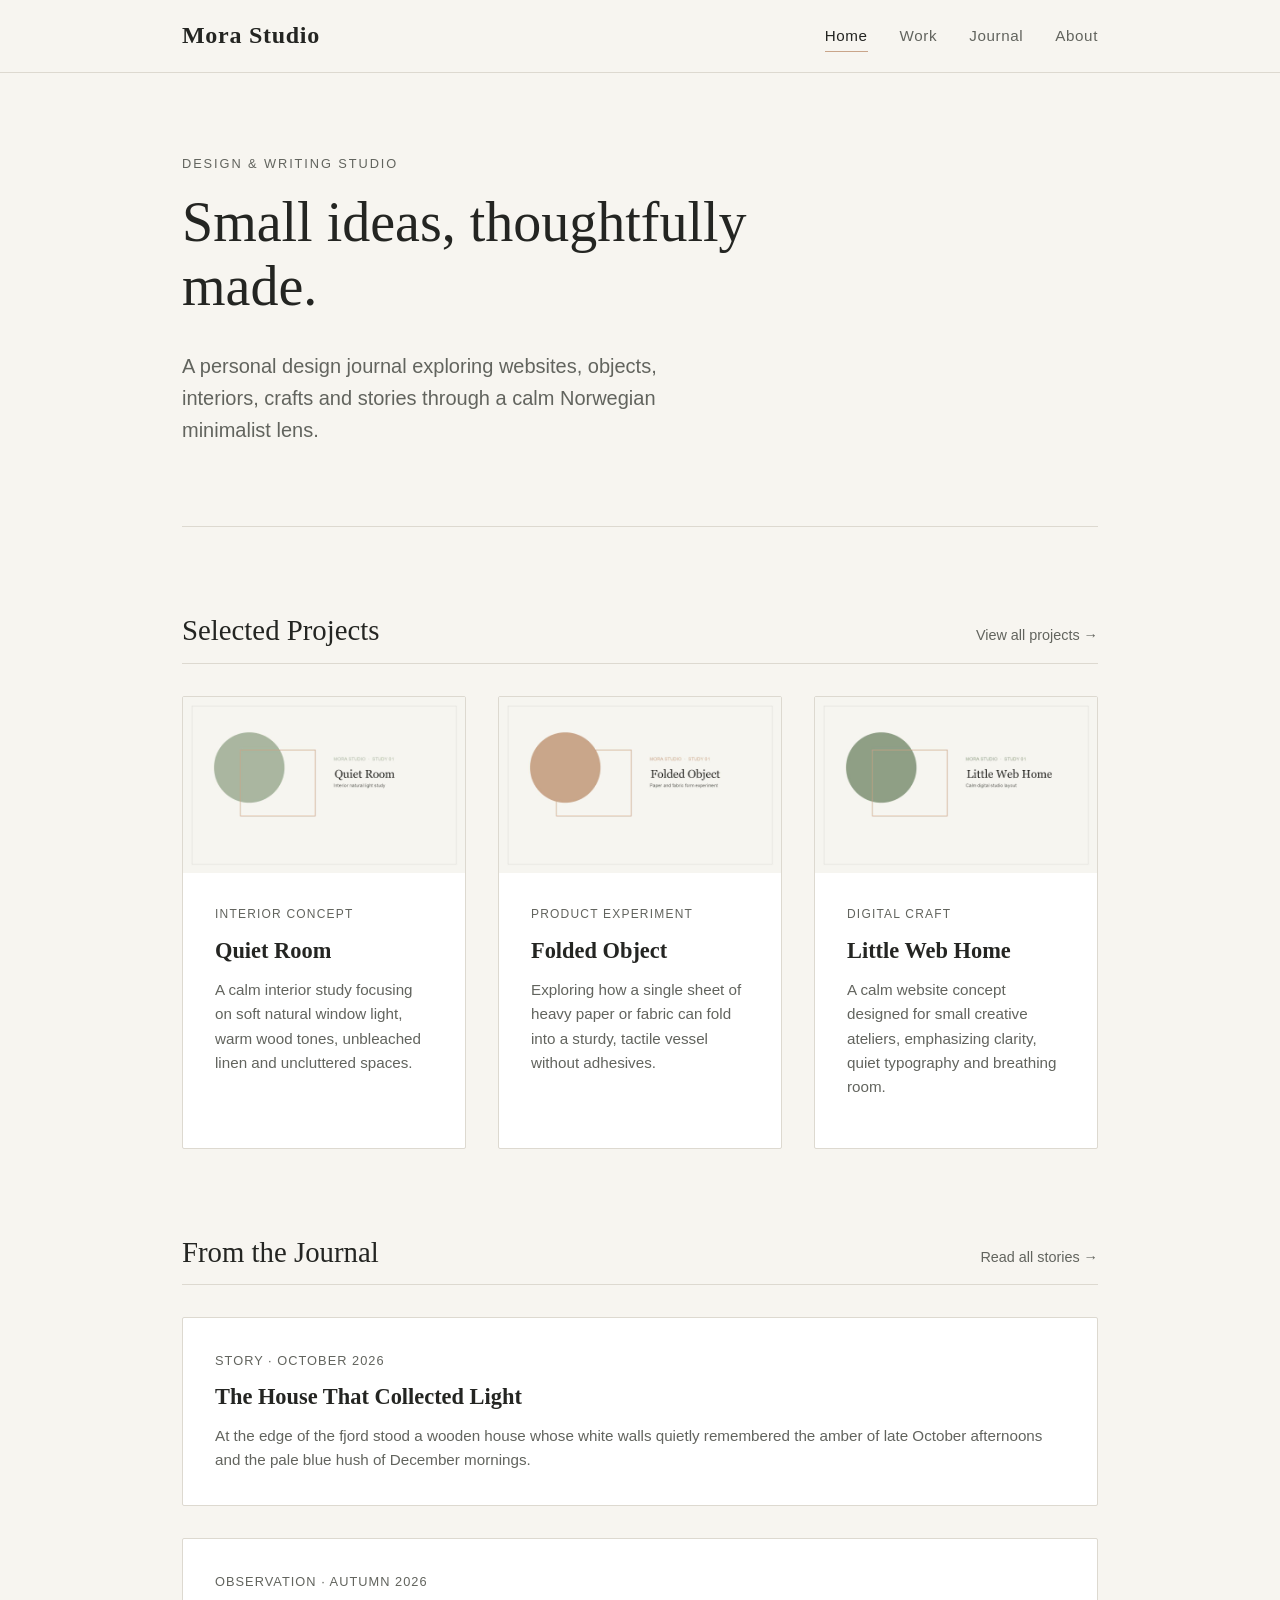
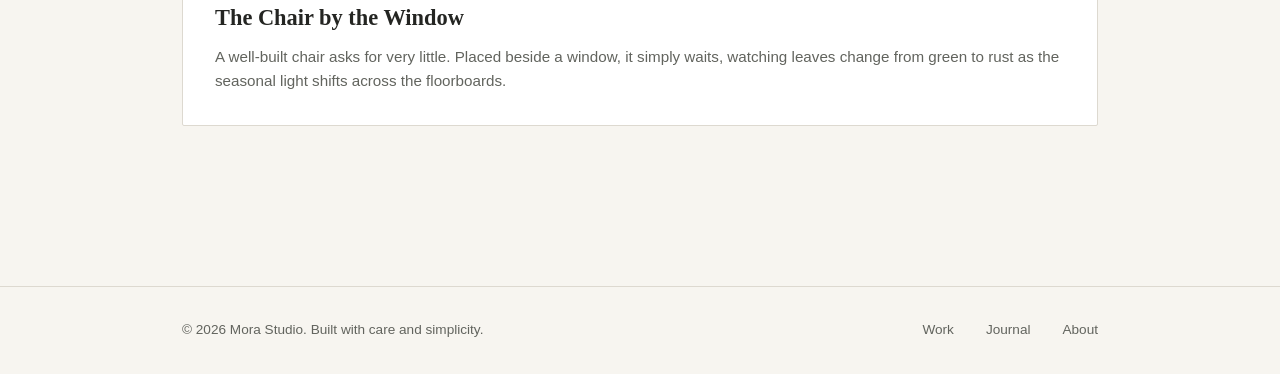
<file: index.html>
<!DOCTYPE html>
<html lang="en">
<head>
  <meta charset="UTF-8">
  <meta name="viewport" content="width=device-width, initial-scale=1.0">
  <meta name="description" content="Mora Studio — A personal design journal exploring websites, objects, interiors, crafts and stories through a calm Norwegian minimalist lens.">
  <title>Mora Studio — Small ideas, thoughtfully made.</title>
  <link rel="stylesheet" href="style.css">
</head>
<body>
  <a href="#main-content" class="skip-link">Skip to main content</a>

  <header class="site-header">
    <div class="nav-container">
      <a href="index.html" class="site-title" aria-label="Mora Studio Home">Mora Studio</a>
      <button class="menu-toggle" aria-expanded="false" aria-controls="primary-nav" aria-label="Toggle navigation">Menu</button>
      <nav id="primary-nav" class="main-nav" aria-label="Primary navigation">
        <a href="index.html" aria-current="page">Home</a>
        <a href="work.html">Work</a>
        <a href="journal.html">Journal</a>
        <a href="about.html">About</a>
      </nav>
    </div>
  </header>

  <main id="main-content">
    <section class="hero">
      <span class="hero-subtitle">Design &amp; Writing Studio</span>
      <h1>Small ideas, thoughtfully made.</h1>
      <p class="lead">A personal design journal exploring websites, objects, interiors, crafts and stories through a calm Norwegian minimalist lens.</p>
    </section>

    <section class="selected-work" aria-labelledby="featured-work-heading">
      <div class="section-header">
        <h2 id="featured-work-heading" class="section-title">Selected Projects</h2>
        <a href="work.html" class="section-link">View all projects &rarr;</a>
      </div>

      <div class="grid">
        <article class="card">
          <div class="card-image-wrap">
            <img src="images/quiet-room.jpg" alt="Interior natural light study with calm neutral forms" loading="lazy">
          </div>
          <div class="card-body">
            <span class="card-tag">Interior Concept</span>
            <h3 class="card-title">Quiet Room</h3>
            <p class="card-text">A calm interior study focusing on soft natural window light, warm wood tones, unbleached linen and uncluttered spaces.</p>
          </div>
        </article>

        <article class="card">
          <div class="card-image-wrap">
            <img src="images/folded-object.jpg" alt="Paper and fabric fold geometry experiment" loading="lazy">
          </div>
          <div class="card-body">
            <span class="card-tag">Product Experiment</span>
            <h3 class="card-title">Folded Object</h3>
            <p class="card-text">Exploring how a single sheet of heavy paper or fabric can fold into a sturdy, tactile vessel without adhesives.</p>
          </div>
        </article>

        <article class="card">
          <div class="card-image-wrap">
            <img src="images/little-web-home.jpg" alt="Minimalist website structure mockup" loading="lazy">
          </div>
          <div class="card-body">
            <span class="card-tag">Digital Craft</span>
            <h3 class="card-title">Little Web Home</h3>
            <p class="card-text">A calm website concept designed for small creative ateliers, emphasizing clarity, quiet typography and breathing room.</p>
          </div>
        </article>
      </div>
    </section>

    <section class="selected-journal" aria-labelledby="featured-journal-heading">
      <div class="section-header">
        <h2 id="featured-journal-heading" class="section-title">From the Journal</h2>
        <a href="journal.html" class="section-link">Read all stories &rarr;</a>
      </div>

      <div class="journal-list">
        <article class="journal-item">
          <div class="journal-meta">Story &middot; October 2026</div>
          <h3 class="journal-title">The House That Collected Light</h3>
          <p class="journal-excerpt">At the edge of the fjord stood a wooden house whose white walls quietly remembered the amber of late October afternoons and the pale blue hush of December mornings.</p>
        </article>

        <article class="journal-item">
          <div class="journal-meta">Observation &middot; Autumn 2026</div>
          <h3 class="journal-title">The Chair by the Window</h3>
          <p class="journal-excerpt">A well-built chair asks for very little. Placed beside a window, it simply waits, watching leaves change from green to rust as the seasonal light shifts across the floorboards.</p>
        </article>
      </div>
    </section>
  </main>

  <footer class="site-footer">
    <div class="footer-container">
      <p class="footer-copy">&copy; 2026 Mora Studio. Built with care and simplicity.</p>
      <div class="footer-links">
        <a href="work.html">Work</a>
        <a href="journal.html">Journal</a>
        <a href="about.html">About</a>
      </div>
    </div>
  </footer>

  <script src="script.js"></script>
</body>
</html>
</file>
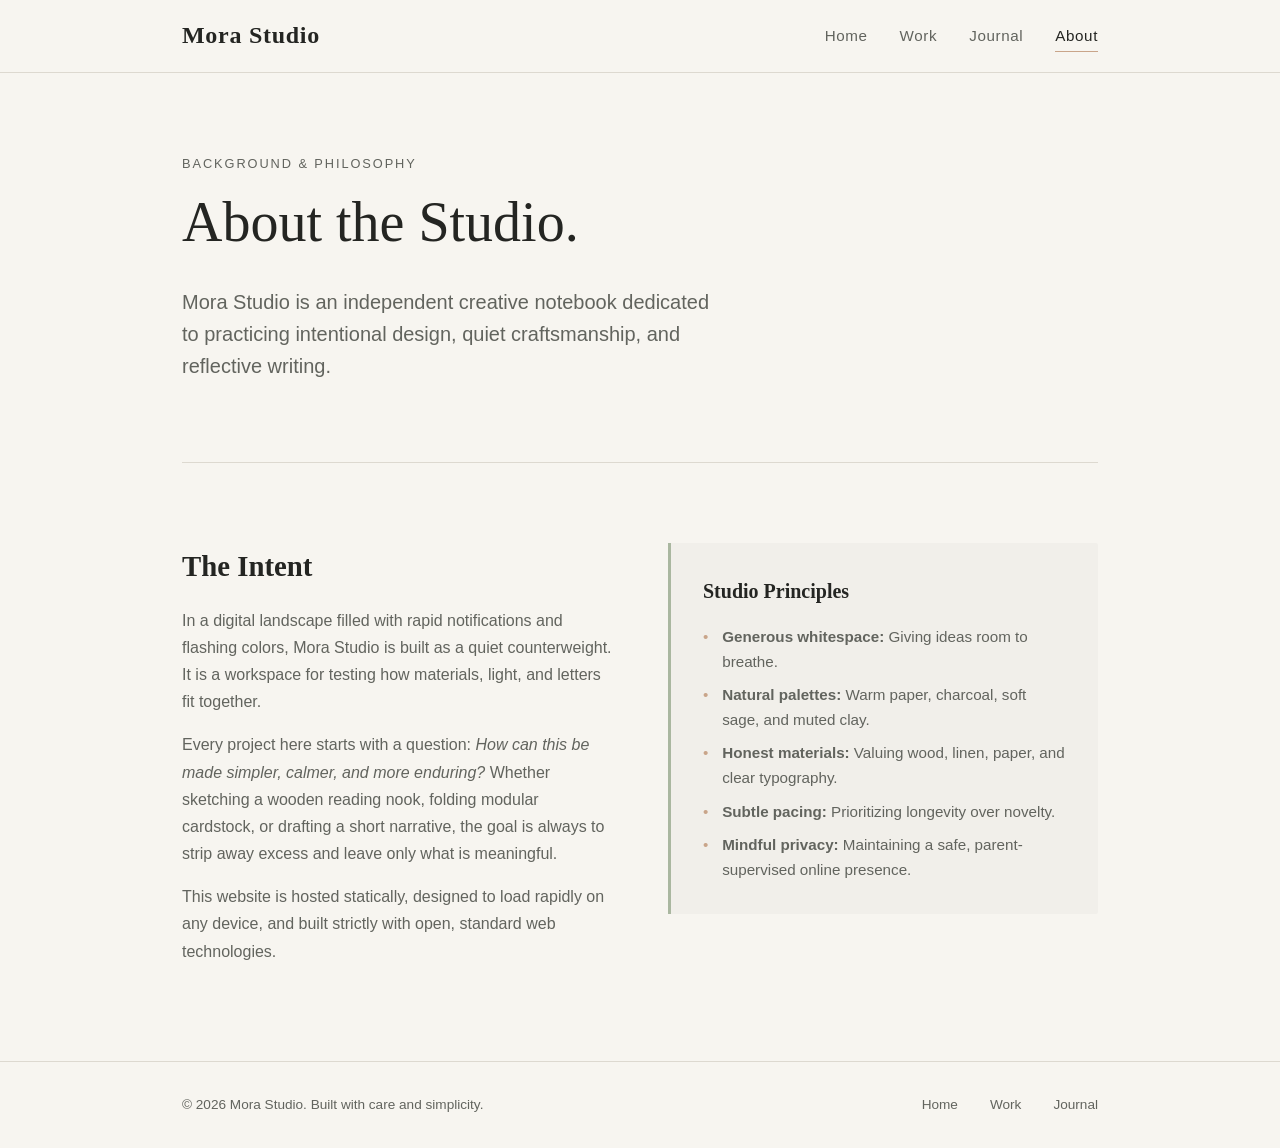
<file: about.html>
<!DOCTYPE html>
<html lang="en">
<head>
  <meta charset="UTF-8">
  <meta name="viewport" content="width=device-width, initial-scale=1.0">
  <meta name="description" content="About Mora Studio — A personal design journal exploring simple craft, architecture, and stories.">
  <title>About — Mora Studio</title>
  <link rel="stylesheet" href="style.css">
</head>
<body>
  <a href="#main-content" class="skip-link">Skip to main content</a>

  <header class="site-header">
    <div class="nav-container">
      <a href="index.html" class="site-title" aria-label="Mora Studio Home">Mora Studio</a>
      <button class="menu-toggle" aria-expanded="false" aria-controls="primary-nav" aria-label="Toggle navigation">Menu</button>
      <nav id="primary-nav" class="main-nav" aria-label="Primary navigation">
        <a href="index.html">Home</a>
        <a href="work.html">Work</a>
        <a href="journal.html">Journal</a>
        <a href="about.html" aria-current="page">About</a>
      </nav>
    </div>
  </header>

  <main id="main-content">
    <section class="hero">
      <span class="hero-subtitle">Background &amp; Philosophy</span>
      <h1>About the Studio.</h1>
      <p class="lead">Mora Studio is an independent creative notebook dedicated to practicing intentional design, quiet craftsmanship, and reflective writing.</p>
    </section>

    <div class="about-content">
      <section class="about-text" aria-labelledby="intent-heading">
        <h2 id="intent-heading">The Intent</h2>
        <p>
          In a digital landscape filled with rapid notifications and flashing colors, Mora Studio is built as a quiet counterweight. It is a workspace for testing how materials, light, and letters fit together.
        </p>
        <p>
          Every project here starts with a question: <em>How can this be made simpler, calmer, and more enduring?</em> Whether sketching a wooden reading nook, folding modular cardstock, or drafting a short narrative, the goal is always to strip away excess and leave only what is meaningful.
        </p>
        <p>
          This website is hosted statically, designed to load rapidly on any device, and built strictly with open, standard web technologies.
        </p>
      </section>

      <aside class="principles-box" aria-labelledby="principles-heading">
        <h3 id="principles-heading">Studio Principles</h3>
        <ul>
          <li><strong>Generous whitespace:</strong> Giving ideas room to breathe.</li>
          <li><strong>Natural palettes:</strong> Warm paper, charcoal, soft sage, and muted clay.</li>
          <li><strong>Honest materials:</strong> Valuing wood, linen, paper, and clear typography.</li>
          <li><strong>Subtle pacing:</strong> Prioritizing longevity over novelty.</li>
          <li><strong>Mindful privacy:</strong> Maintaining a safe, parent-supervised online presence.</li>
        </ul>
      </aside>
    </div>
  </main>

  <footer class="site-footer">
    <div class="footer-container">
      <p class="footer-copy">&copy; 2026 Mora Studio. Built with care and simplicity.</p>
      <div class="footer-links">
        <a href="index.html">Home</a>
        <a href="work.html">Work</a>
        <a href="journal.html">Journal</a>
      </div>
    </div>
  </footer>

  <script src="script.js"></script>
</body>
</html>
</file>
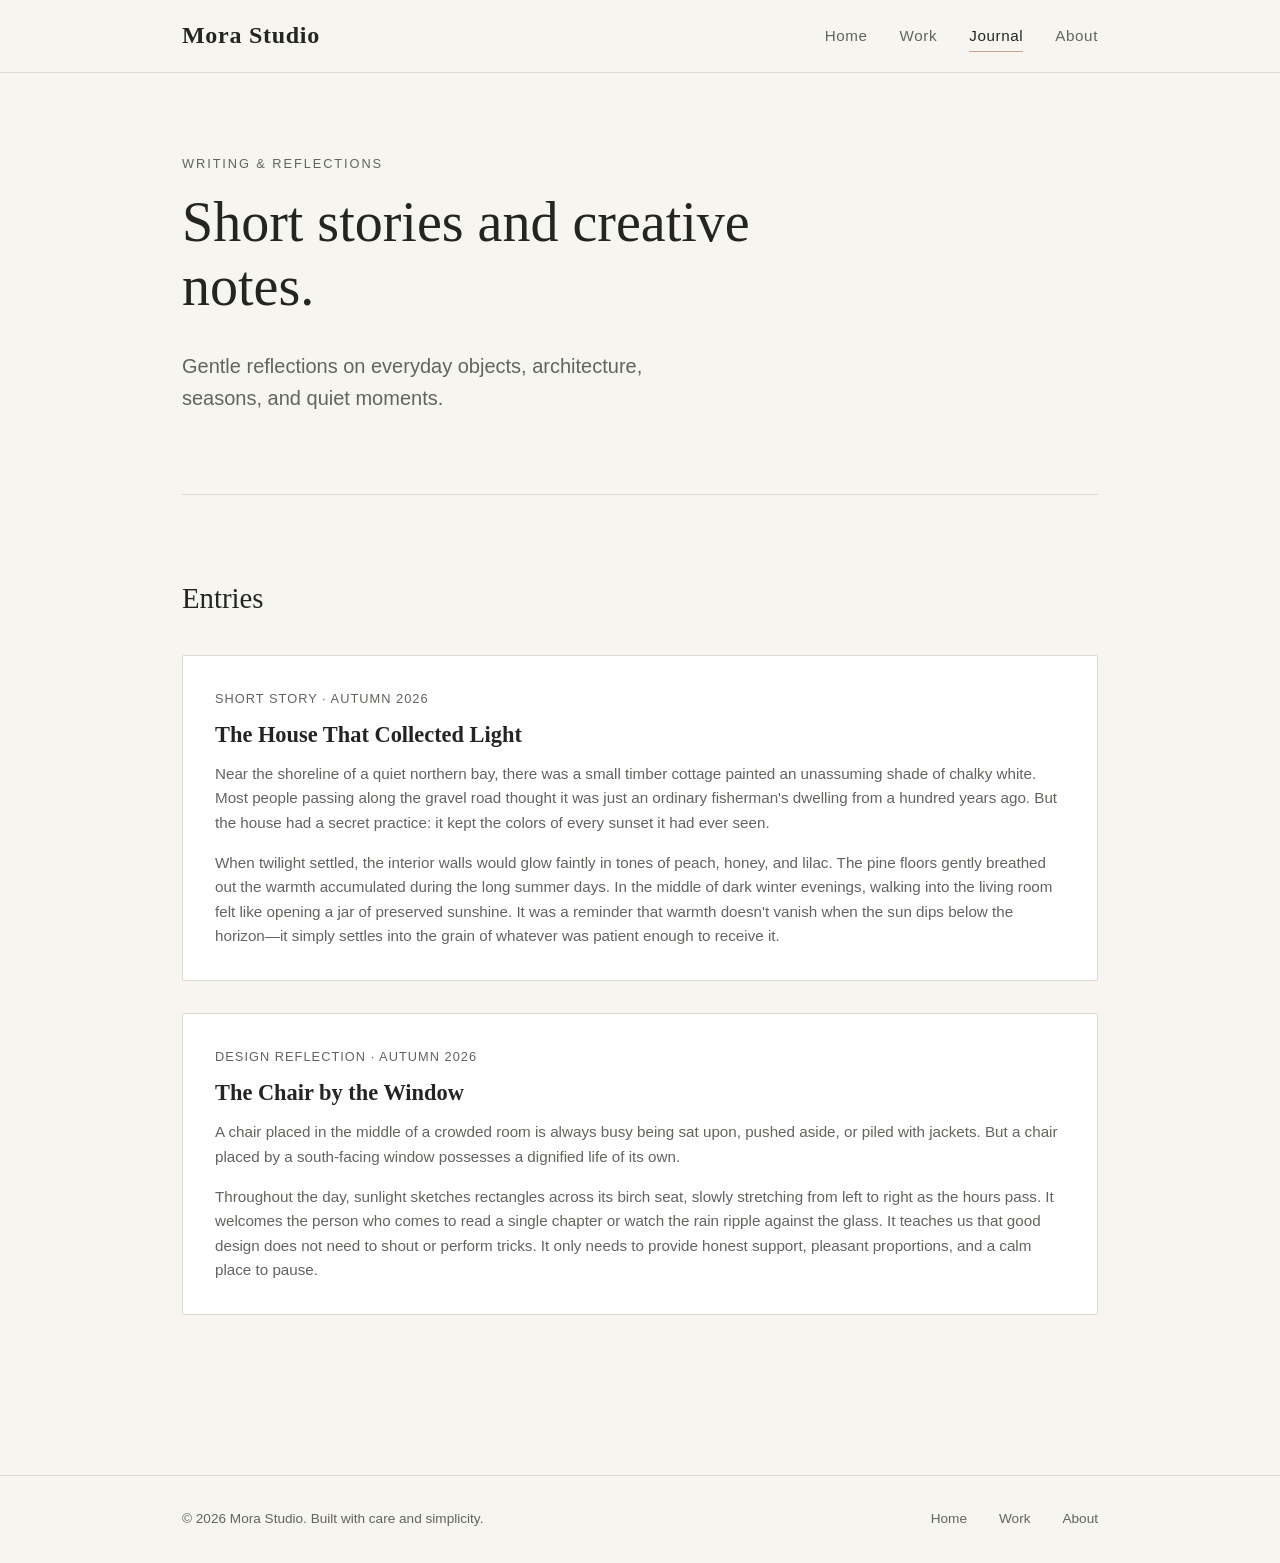
<file: journal.html>
<!DOCTYPE html>
<html lang="en">
<head>
  <meta charset="UTF-8">
  <meta name="viewport" content="width=device-width, initial-scale=1.0">
  <meta name="description" content="Short stories, design reflections, and seasonal notes from Mora Studio.">
  <title>Journal — Mora Studio</title>
  <link rel="stylesheet" href="style.css">
</head>
<body>
  <a href="#main-content" class="skip-link">Skip to main content</a>

  <header class="site-header">
    <div class="nav-container">
      <a href="index.html" class="site-title" aria-label="Mora Studio Home">Mora Studio</a>
      <button class="menu-toggle" aria-expanded="false" aria-controls="primary-nav" aria-label="Toggle navigation">Menu</button>
      <nav id="primary-nav" class="main-nav" aria-label="Primary navigation">
        <a href="index.html">Home</a>
        <a href="work.html">Work</a>
        <a href="journal.html" aria-current="page">Journal</a>
        <a href="about.html">About</a>
      </nav>
    </div>
  </header>

  <main id="main-content">
    <section class="hero">
      <span class="hero-subtitle">Writing &amp; Reflections</span>
      <h1>Short stories and creative notes.</h1>
      <p class="lead">Gentle reflections on everyday objects, architecture, seasons, and quiet moments.</p>
    </section>

    <section aria-labelledby="all-journal-heading">
      <h2 id="all-journal-heading" class="section-title" style="margin-bottom: var(--space-md);">Entries</h2>

      <div class="journal-list">
        <article class="journal-item">
          <div class="journal-meta">Short Story &middot; Autumn 2026</div>
          <h3 class="journal-title">The House That Collected Light</h3>
          <p class="journal-excerpt" style="margin-bottom: var(--space-sm);">
            Near the shoreline of a quiet northern bay, there was a small timber cottage painted an unassuming shade of chalky white. Most people passing along the gravel road thought it was just an ordinary fisherman's dwelling from a hundred years ago. But the house had a secret practice: it kept the colors of every sunset it had ever seen.
          </p>
          <p class="journal-excerpt">
            When twilight settled, the interior walls would glow faintly in tones of peach, honey, and lilac. The pine floors gently breathed out the warmth accumulated during the long summer days. In the middle of dark winter evenings, walking into the living room felt like opening a jar of preserved sunshine. It was a reminder that warmth doesn't vanish when the sun dips below the horizon—it simply settles into the grain of whatever was patient enough to receive it.
          </p>
        </article>

        <article class="journal-item">
          <div class="journal-meta">Design Reflection &middot; Autumn 2026</div>
          <h3 class="journal-title">The Chair by the Window</h3>
          <p class="journal-excerpt" style="margin-bottom: var(--space-sm);">
            A chair placed in the middle of a crowded room is always busy being sat upon, pushed aside, or piled with jackets. But a chair placed by a south-facing window possesses a dignified life of its own.
          </p>
          <p class="journal-excerpt">
            Throughout the day, sunlight sketches rectangles across its birch seat, slowly stretching from left to right as the hours pass. It welcomes the person who comes to read a single chapter or watch the rain ripple against the glass. It teaches us that good design does not need to shout or perform tricks. It only needs to provide honest support, pleasant proportions, and a calm place to pause.
          </p>
        </article>
      </div>
    </section>
  </main>

  <footer class="site-footer">
    <div class="footer-container">
      <p class="footer-copy">&copy; 2026 Mora Studio. Built with care and simplicity.</p>
      <div class="footer-links">
        <a href="index.html">Home</a>
        <a href="work.html">Work</a>
        <a href="about.html">About</a>
      </div>
    </div>
  </footer>

  <script src="script.js"></script>
</body>
</html>
</file>
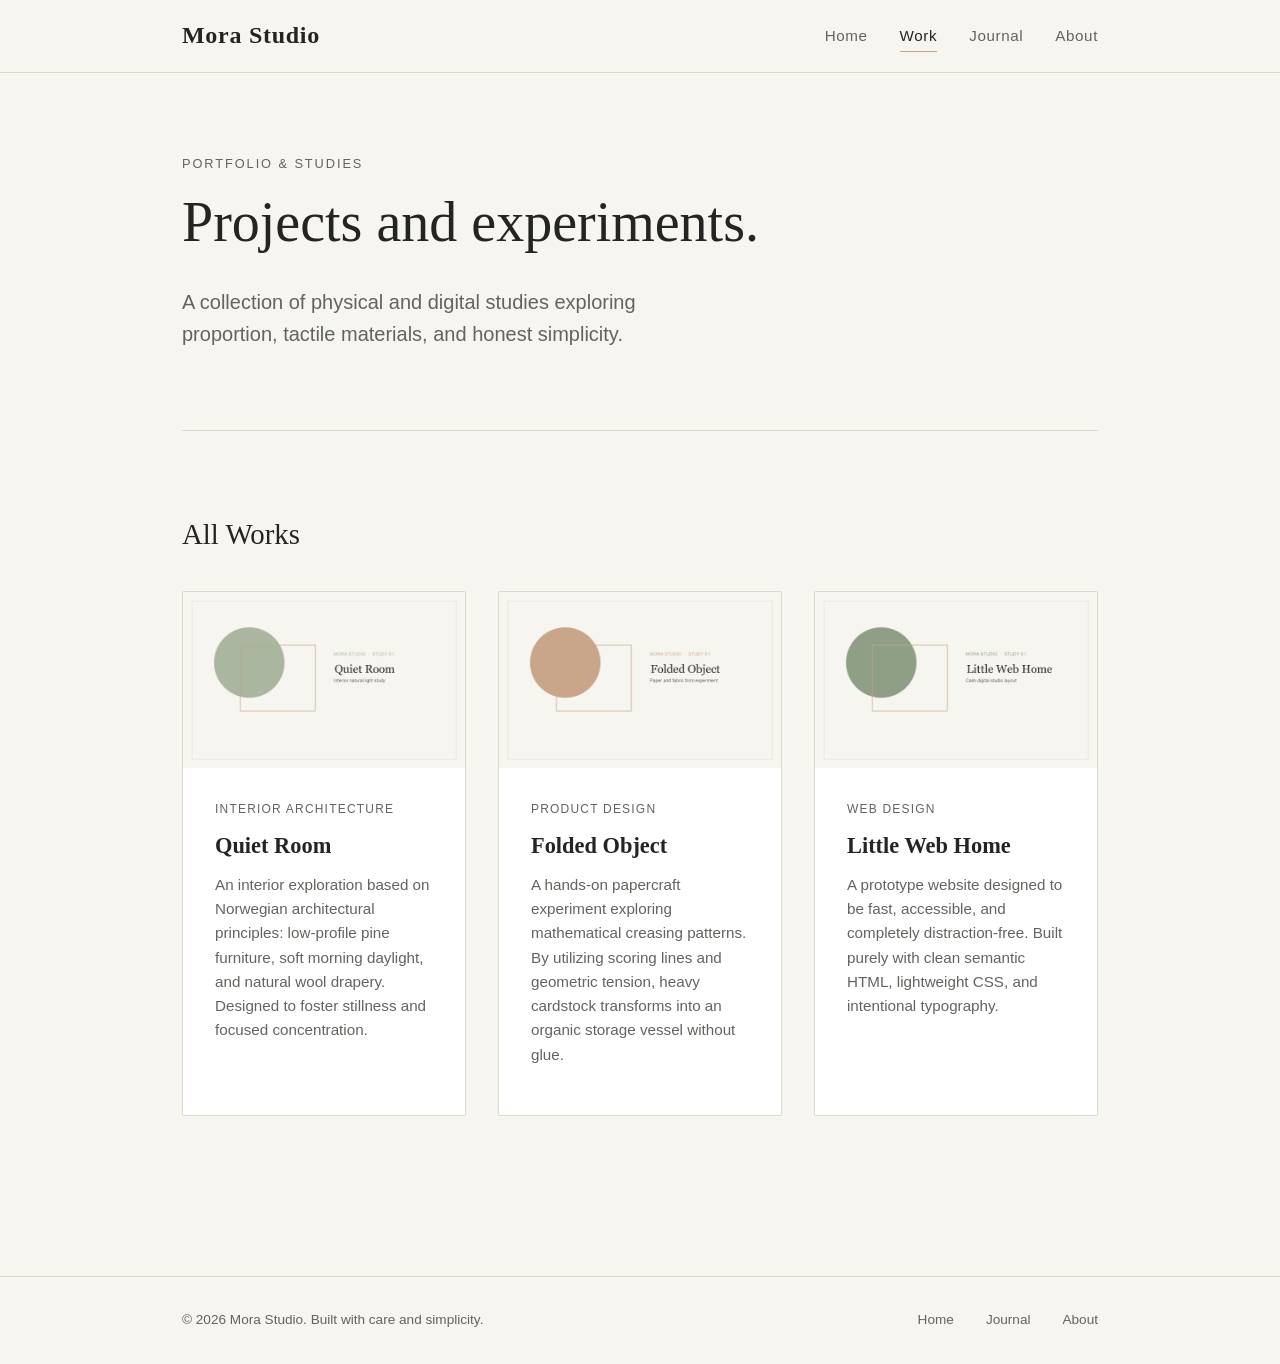
<file: work.html>
<!DOCTYPE html>
<html lang="en">
<head>
  <meta charset="UTF-8">
  <meta name="viewport" content="width=device-width, initial-scale=1.0">
  <meta name="description" content="Projects and creative experiments by Mora Studio.">
  <title>Work — Mora Studio</title>
  <link rel="stylesheet" href="style.css">
</head>
<body>
  <a href="#main-content" class="skip-link">Skip to main content</a>

  <header class="site-header">
    <div class="nav-container">
      <a href="index.html" class="site-title" aria-label="Mora Studio Home">Mora Studio</a>
      <button class="menu-toggle" aria-expanded="false" aria-controls="primary-nav" aria-label="Toggle navigation">Menu</button>
      <nav id="primary-nav" class="main-nav" aria-label="Primary navigation">
        <a href="index.html">Home</a>
        <a href="work.html" aria-current="page">Work</a>
        <a href="journal.html">Journal</a>
        <a href="about.html">About</a>
      </nav>
    </div>
  </header>

  <main id="main-content">
    <section class="hero">
      <span class="hero-subtitle">Portfolio &amp; Studies</span>
      <h1>Projects and experiments.</h1>
      <p class="lead">A collection of physical and digital studies exploring proportion, tactile materials, and honest simplicity.</p>
    </section>

    <section aria-labelledby="all-projects-heading">
      <h2 id="all-projects-heading" class="section-title" style="margin-bottom: var(--space-md);">All Works</h2>

      <div class="grid">
        <article class="card">
          <div class="card-image-wrap">
            <img src="images/quiet-room.jpg" alt="Interior natural light study with calm neutral forms" loading="lazy">
          </div>
          <div class="card-body">
            <span class="card-tag">Interior Architecture</span>
            <h3 class="card-title">Quiet Room</h3>
            <p class="card-text">
              An interior exploration based on Norwegian architectural principles: low-profile pine furniture, soft morning daylight, and natural wool drapery. Designed to foster stillness and focused concentration.
            </p>
          </div>
        </article>

        <article class="card">
          <div class="card-image-wrap">
            <img src="images/folded-object.jpg" alt="Paper and fabric fold geometry experiment" loading="lazy">
          </div>
          <div class="card-body">
            <span class="card-tag">Product Design</span>
            <h3 class="card-title">Folded Object</h3>
            <p class="card-text">
              A hands-on papercraft experiment exploring mathematical creasing patterns. By utilizing scoring lines and geometric tension, heavy cardstock transforms into an organic storage vessel without glue.
            </p>
          </div>
        </article>

        <article class="card">
          <div class="card-image-wrap">
            <img src="images/little-web-home.jpg" alt="Minimalist website structure mockup" loading="lazy">
          </div>
          <div class="card-body">
            <span class="card-tag">Web Design</span>
            <h3 class="card-title">Little Web Home</h3>
            <p class="card-text">
              A prototype website designed to be fast, accessible, and completely distraction-free. Built purely with clean semantic HTML, lightweight CSS, and intentional typography.
            </p>
          </div>
        </article>
      </div>
    </section>
  </main>

  <footer class="site-footer">
    <div class="footer-container">
      <p class="footer-copy">&copy; 2026 Mora Studio. Built with care and simplicity.</p>
      <div class="footer-links">
        <a href="index.html">Home</a>
        <a href="journal.html">Journal</a>
        <a href="about.html">About</a>
      </div>
    </div>
  </footer>

  <script src="script.js"></script>
</body>
</html>
</file>
<file: style.css>
:root {
  --bg: #F7F5F0;
  --text: #242522;
  --text-muted: #62645E;
  --sage: #AAB7A0;
  --sage-light: #EBF0E8;
  --clay: #C9A58A;
  --border: #DDD9D0;
  --card-bg: #FFFFFF;
  --font-serif: "Cormorant Garamond", "Playfair Display", "Georgia", "Times New Roman", serif;
  --font-sans: -apple-system, BlinkMacSystemFont, "Segoe UI", Roboto, "Helvetica Neue", Arial, sans-serif;
  --container-max: 980px;
  --space-xs: 0.5rem;
  --space-sm: 1rem;
  --space-md: 2rem;
  --space-lg: 3.5rem;
  --space-xl: 5rem;
  --transition: 0.25s ease;
}

*, *::before, *::after {
  box-sizing: border-box;
  margin: 0;
  padding: 0;
}

html {
  font-size: 16px;
  scroll-behavior: smooth;
  background-color: var(--bg);
  color: var(--text);
}

body {
  font-family: var(--font-sans);
  font-weight: 400;
  line-height: 1.65;
  background-color: var(--bg);
  color: var(--text);
  min-height: 100vh;
  display: flex;
  flex-direction: column;
  -webkit-font-smoothing: antialiased;
}

/* Skip link for keyboard accessibility */
.skip-link {
  position: absolute;
  top: -40px;
  left: 1rem;
  background: var(--text);
  color: var(--bg);
  padding: 0.5rem 1rem;
  text-decoration: none;
  font-size: 0.875rem;
  z-index: 1000;
  transition: top var(--transition);
}

.skip-link:focus {
  top: 1rem;
}

/* Header & Navigation */
header.site-header {
  border-bottom: 1px solid var(--border);
  background-color: rgba(247, 245, 240, 0.95);
  backdrop-filter: blur(8px);
  position: sticky;
  top: 0;
  z-index: 100;
}

.nav-container {
  max-width: var(--container-max);
  margin: 0 auto;
  padding: var(--space-sm) var(--space-md);
  display: flex;
  justify-content: space-between;
  align-items: center;
}

.site-title {
  font-family: var(--font-serif);
  font-size: 1.5rem;
  font-weight: 600;
  color: var(--text);
  text-decoration: none;
  letter-spacing: 0.03em;
}

.site-title:hover,
.site-title:focus-visible {
  color: var(--clay);
}

nav.main-nav {
  display: flex;
  gap: var(--space-md);
  align-items: center;
}

nav.main-nav a {
  text-decoration: none;
  color: var(--text-muted);
  font-size: 0.95rem;
  letter-spacing: 0.04em;
  padding: 0.25rem 0;
  position: relative;
  transition: color var(--transition);
}

nav.main-nav a:hover,
nav.main-nav a:focus-visible {
  color: var(--text);
}

nav.main-nav a[aria-current="page"] {
  color: var(--text);
  font-weight: 500;
}

nav.main-nav a[aria-current="page"]::after {
  content: "";
  position: absolute;
  bottom: 0;
  left: 0;
  width: 100%;
  height: 1px;
  background-color: var(--clay);
}

/* Mobile Nav Toggle */
.menu-toggle {
  display: none;
  background: none;
  border: 1px solid var(--border);
  padding: 0.5rem 0.75rem;
  font-size: 0.9rem;
  color: var(--text);
  cursor: pointer;
  border-radius: 4px;
}

/* Main Layout */
main {
  flex: 1;
  max-width: var(--container-max);
  margin: 0 auto;
  padding: var(--space-xl) var(--space-md);
  width: 100%;
}

/* Hero Section */
.hero {
  padding-bottom: var(--space-xl);
  border-bottom: 1px solid var(--border);
  margin-bottom: var(--space-xl);
}

.hero-subtitle {
  text-transform: uppercase;
  font-size: 0.8rem;
  letter-spacing: 0.15em;
  color: var(--text-muted);
  margin-bottom: var(--space-sm);
  display: block;
}

.hero h1 {
  font-family: var(--font-serif);
  font-size: clamp(2.2rem, 5vw, 3.5rem);
  font-weight: 500;
  line-height: 1.15;
  margin-bottom: var(--space-md);
  max-width: 22ch;
  color: var(--text);
}

.hero p.lead {
  font-size: clamp(1.05rem, 2vw, 1.25rem);
  color: var(--text-muted);
  max-width: 48ch;
  line-height: 1.6;
}

/* Section styling */
.section-header {
  display: flex;
  justify-content: space-between;
  align-items: baseline;
  margin-bottom: var(--space-md);
  padding-bottom: var(--space-xs);
  border-bottom: 1px solid var(--border);
}

.section-title {
  font-family: var(--font-serif);
  font-size: 1.8rem;
  font-weight: 500;
}

.section-link {
  font-size: 0.9rem;
  color: var(--text-muted);
  text-decoration: none;
  transition: color var(--transition);
}

.section-link:hover,
.section-link:focus-visible {
  color: var(--clay);
}

/* Grid & Cards */
.grid {
  display: grid;
  grid-template-columns: repeat(auto-fit, minmax(280px, 1fr));
  gap: var(--space-md);
  margin-bottom: var(--space-xl);
}

.card {
  background: var(--card-bg);
  border: 1px solid var(--border);
  border-radius: 2px;
  overflow: hidden;
  display: flex;
  flex-direction: column;
  transition: border-color var(--transition), transform var(--transition);
}

.card:hover {
  border-color: var(--clay);
  transform: translateY(-2px);
}

.card-image-wrap {
  position: relative;
  width: 100%;
  aspect-ratio: 16 / 10;
  background-color: #EEEAE2;
  overflow: hidden;
}

.card-image-wrap img {
  width: 100%;
  height: 100%;
  object-fit: cover;
  display: block;
}

.card-body {
  padding: var(--space-md);
  display: flex;
  flex-direction: column;
  flex: 1;
}

.card-tag {
  font-size: 0.75rem;
  letter-spacing: 0.1em;
  text-transform: uppercase;
  color: var(--text-muted);
  margin-bottom: var(--space-xs);
}

.card-title {
  font-family: var(--font-serif);
  font-size: 1.4rem;
  font-weight: 600;
  margin-bottom: var(--space-xs);
  color: var(--text);
}

.card-text {
  font-size: 0.95rem;
  color: var(--text-muted);
  line-height: 1.6;
  margin-bottom: var(--space-sm);
}

/* Story / Journal List */
.journal-list {
  display: flex;
  flex-direction: column;
  gap: var(--space-md);
  margin-bottom: var(--space-xl);
}

.journal-item {
  padding: var(--space-md);
  border: 1px solid var(--border);
  background: var(--card-bg);
  border-radius: 2px;
  transition: border-color var(--transition);
}

.journal-item:hover {
  border-color: var(--sage);
}

.journal-meta {
  font-size: 0.8rem;
  color: var(--text-muted);
  letter-spacing: 0.08em;
  text-transform: uppercase;
  margin-bottom: var(--space-xs);
}

.journal-title {
  font-family: var(--font-serif);
  font-size: 1.4rem;
  margin-bottom: var(--space-xs);
}

.journal-excerpt {
  color: var(--text-muted);
  font-size: 0.95rem;
  line-height: 1.6;
}

/* About Layout */
.about-content {
  display: grid;
  grid-template-columns: 1fr 1fr;
  gap: var(--space-lg);
  align-items: start;
}

.about-text h2 {
  font-family: var(--font-serif);
  font-size: 1.8rem;
  margin-bottom: var(--space-sm);
  color: var(--text);
}

.about-text p {
  color: var(--text-muted);
  margin-bottom: var(--space-sm);
  line-height: 1.7;
}

.principles-box {
  background: #F1EFEA;
  border-left: 3px solid var(--sage);
  padding: var(--space-md);
  border-radius: 0 2px 2px 0;
}

.principles-box h3 {
  font-family: var(--font-serif);
  font-size: 1.25rem;
  margin-bottom: var(--space-sm);
}

.principles-box ul {
  list-style: none;
  display: flex;
  flex-direction: column;
  gap: var(--space-xs);
}

.principles-box li {
  font-size: 0.95rem;
  color: var(--text-muted);
  position: relative;
  padding-left: 1.2rem;
}

.principles-box li::before {
  content: "•";
  position: absolute;
  left: 0;
  color: var(--clay);
}

/* Footer */
footer.site-footer {
  border-top: 1px solid var(--border);
  margin-top: auto;
  background-color: var(--bg);
}

.footer-container {
  max-width: var(--container-max);
  margin: 0 auto;
  padding: var(--space-md);
  display: flex;
  justify-content: space-between;
  align-items: center;
  flex-wrap: wrap;
  gap: var(--space-sm);
}

.footer-copy {
  font-size: 0.85rem;
  color: var(--text-muted);
}

.footer-links {
  display: flex;
  gap: var(--space-md);
}

.footer-links a {
  color: var(--text-muted);
  text-decoration: none;
  font-size: 0.85rem;
}

.footer-links a:hover,
.footer-links a:focus-visible {
  color: var(--text);
}

/* Accessibility Focus */
a:focus-visible,
button:focus-visible {
  outline: 2px solid var(--clay);
  outline-offset: 3px;
}

/* Reduced Motion */
@media (prefers-reduced-motion: reduce) {
  *, *::before, *::after {
    animation-duration: 0.01ms !important;
    animation-iteration-count: 1 !important;
    transition-duration: 0.01ms !important;
    scroll-behavior: auto !important;
  }
}

/* Mobile Responsive */
@media (max-width: 720px) {
  .menu-toggle {
    display: block;
  }

  nav.main-nav {
    display: none;
    position: absolute;
    top: 100%;
    left: 0;
    right: 0;
    background-color: var(--bg);
    border-bottom: 1px solid var(--border);
    flex-direction: column;
    padding: var(--space-md);
    gap: var(--space-sm);
    box-shadow: 0 4px 12px rgba(0, 0, 0, 0.05);
  }

  nav.main-nav.is-open {
    display: flex;
  }

  .about-content {
    grid-template-columns: 1fr;
  }

  main {
    padding: var(--space-lg) var(--space-sm);
  }
}
</file>
